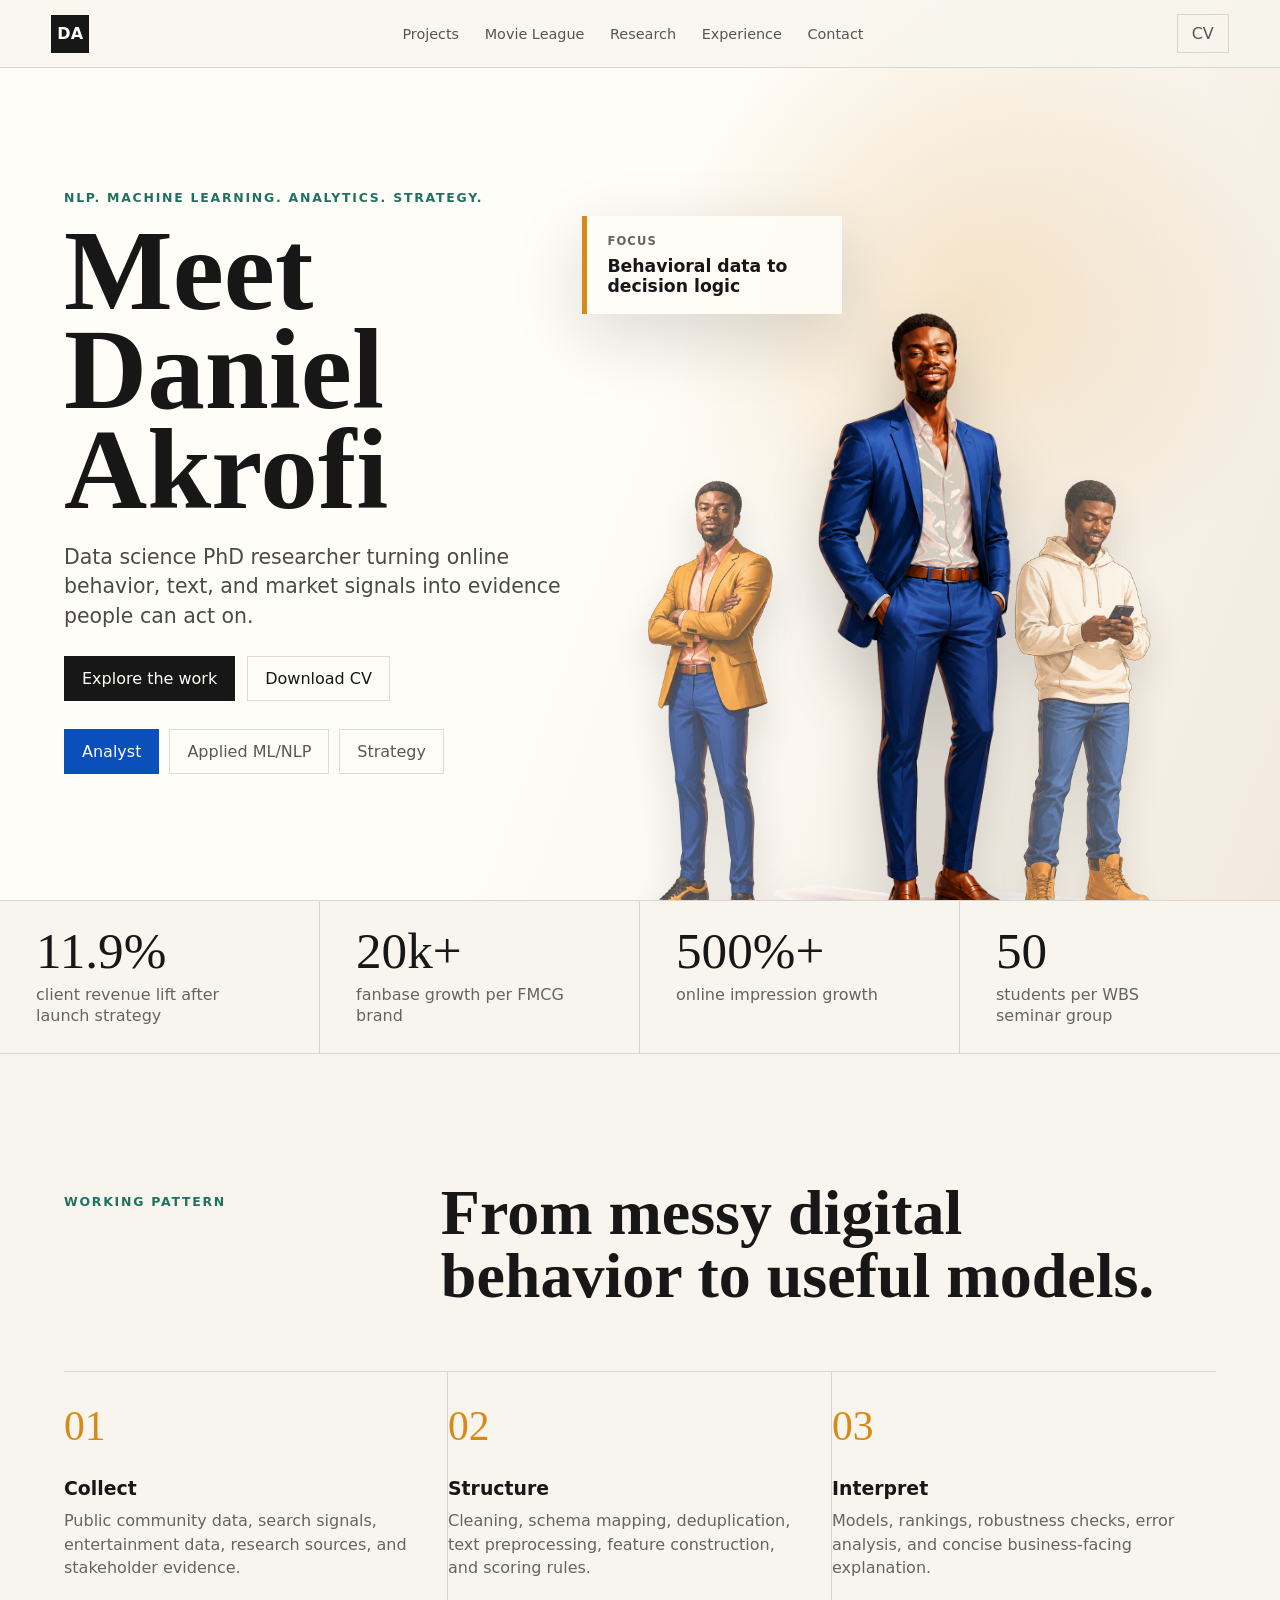
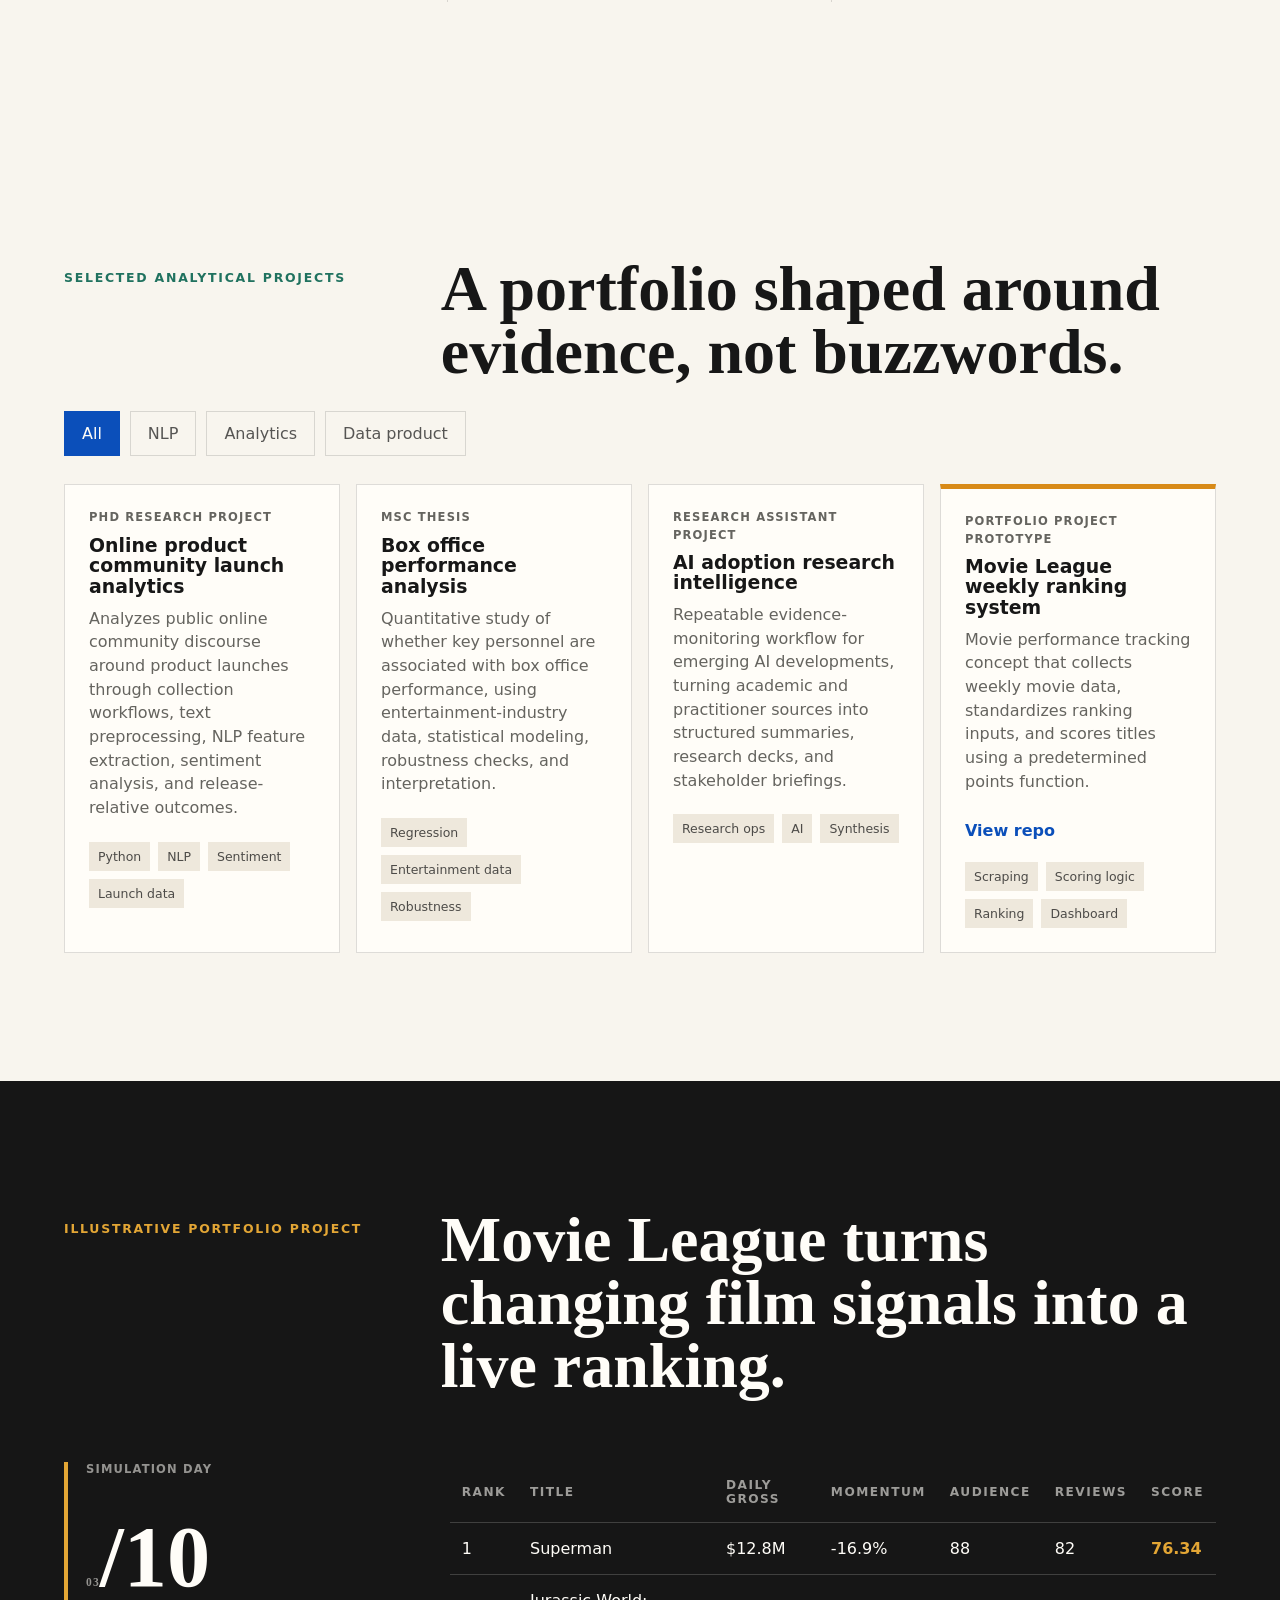
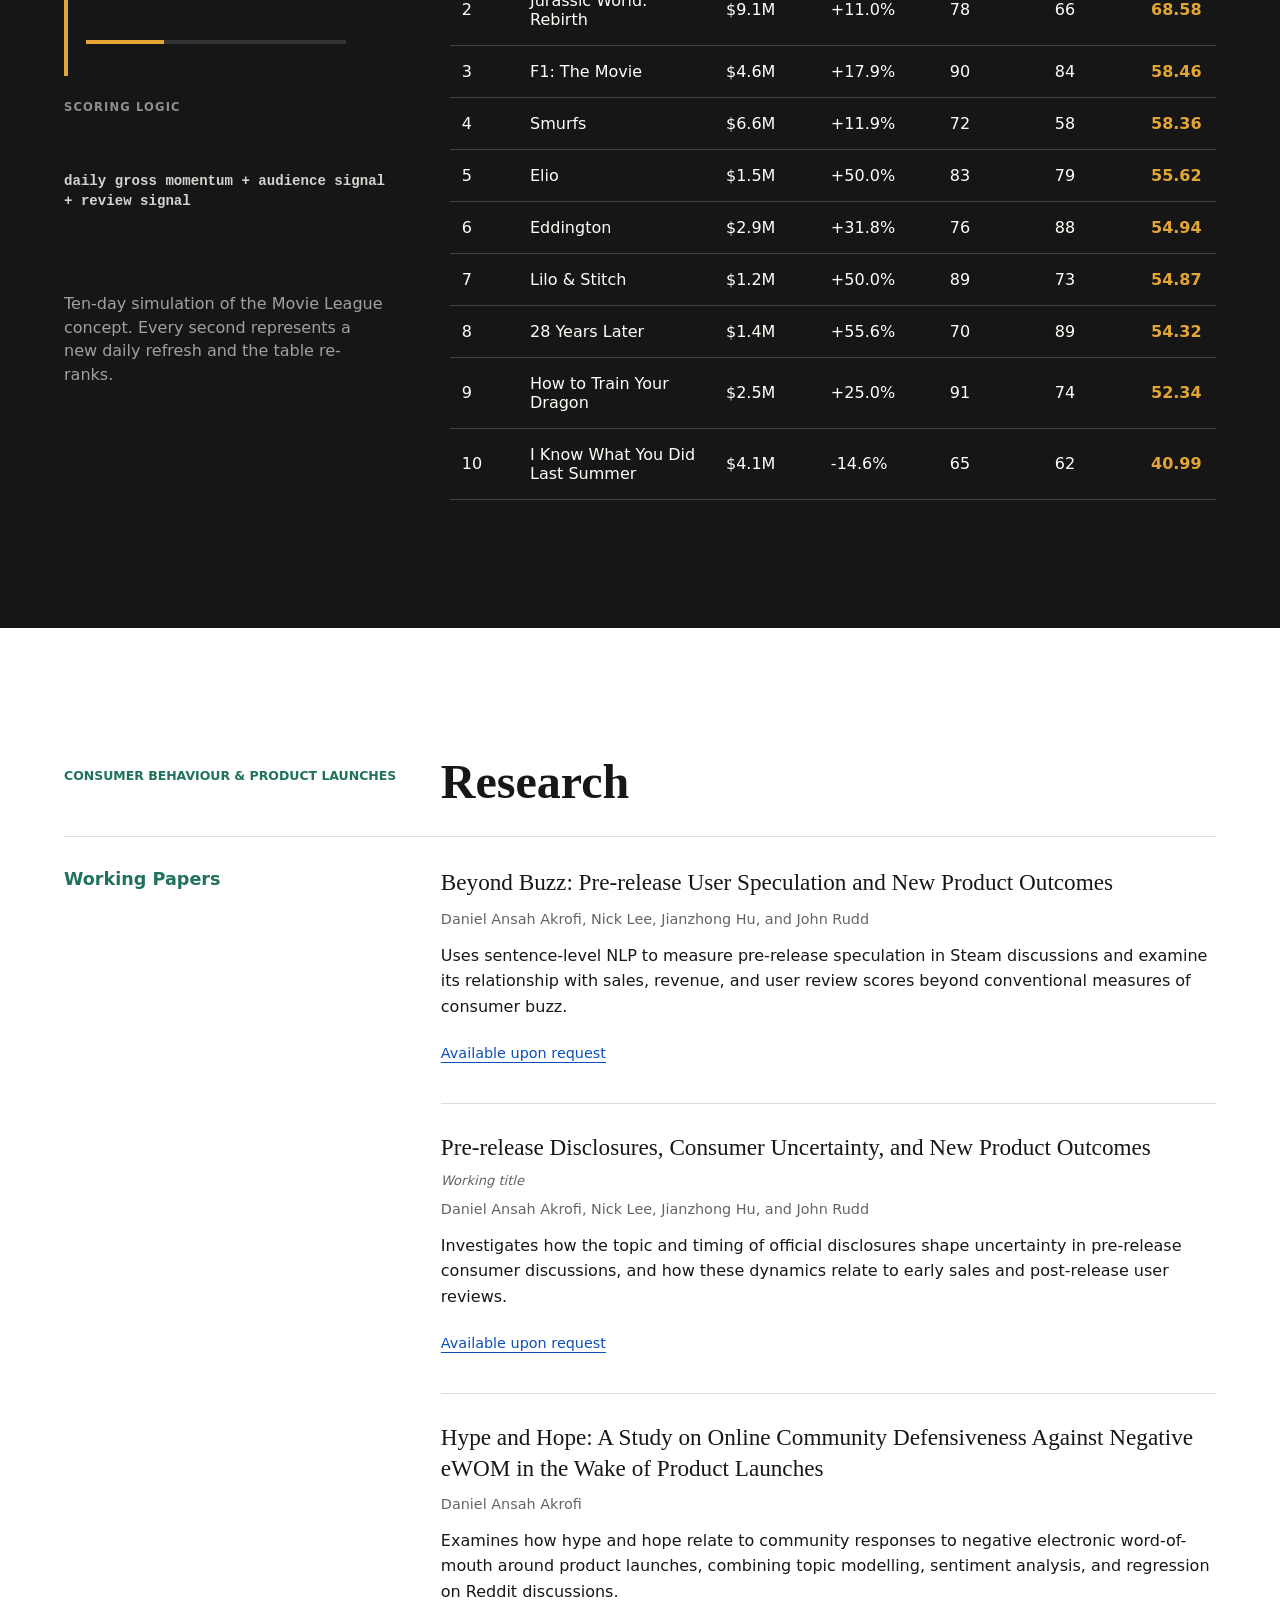
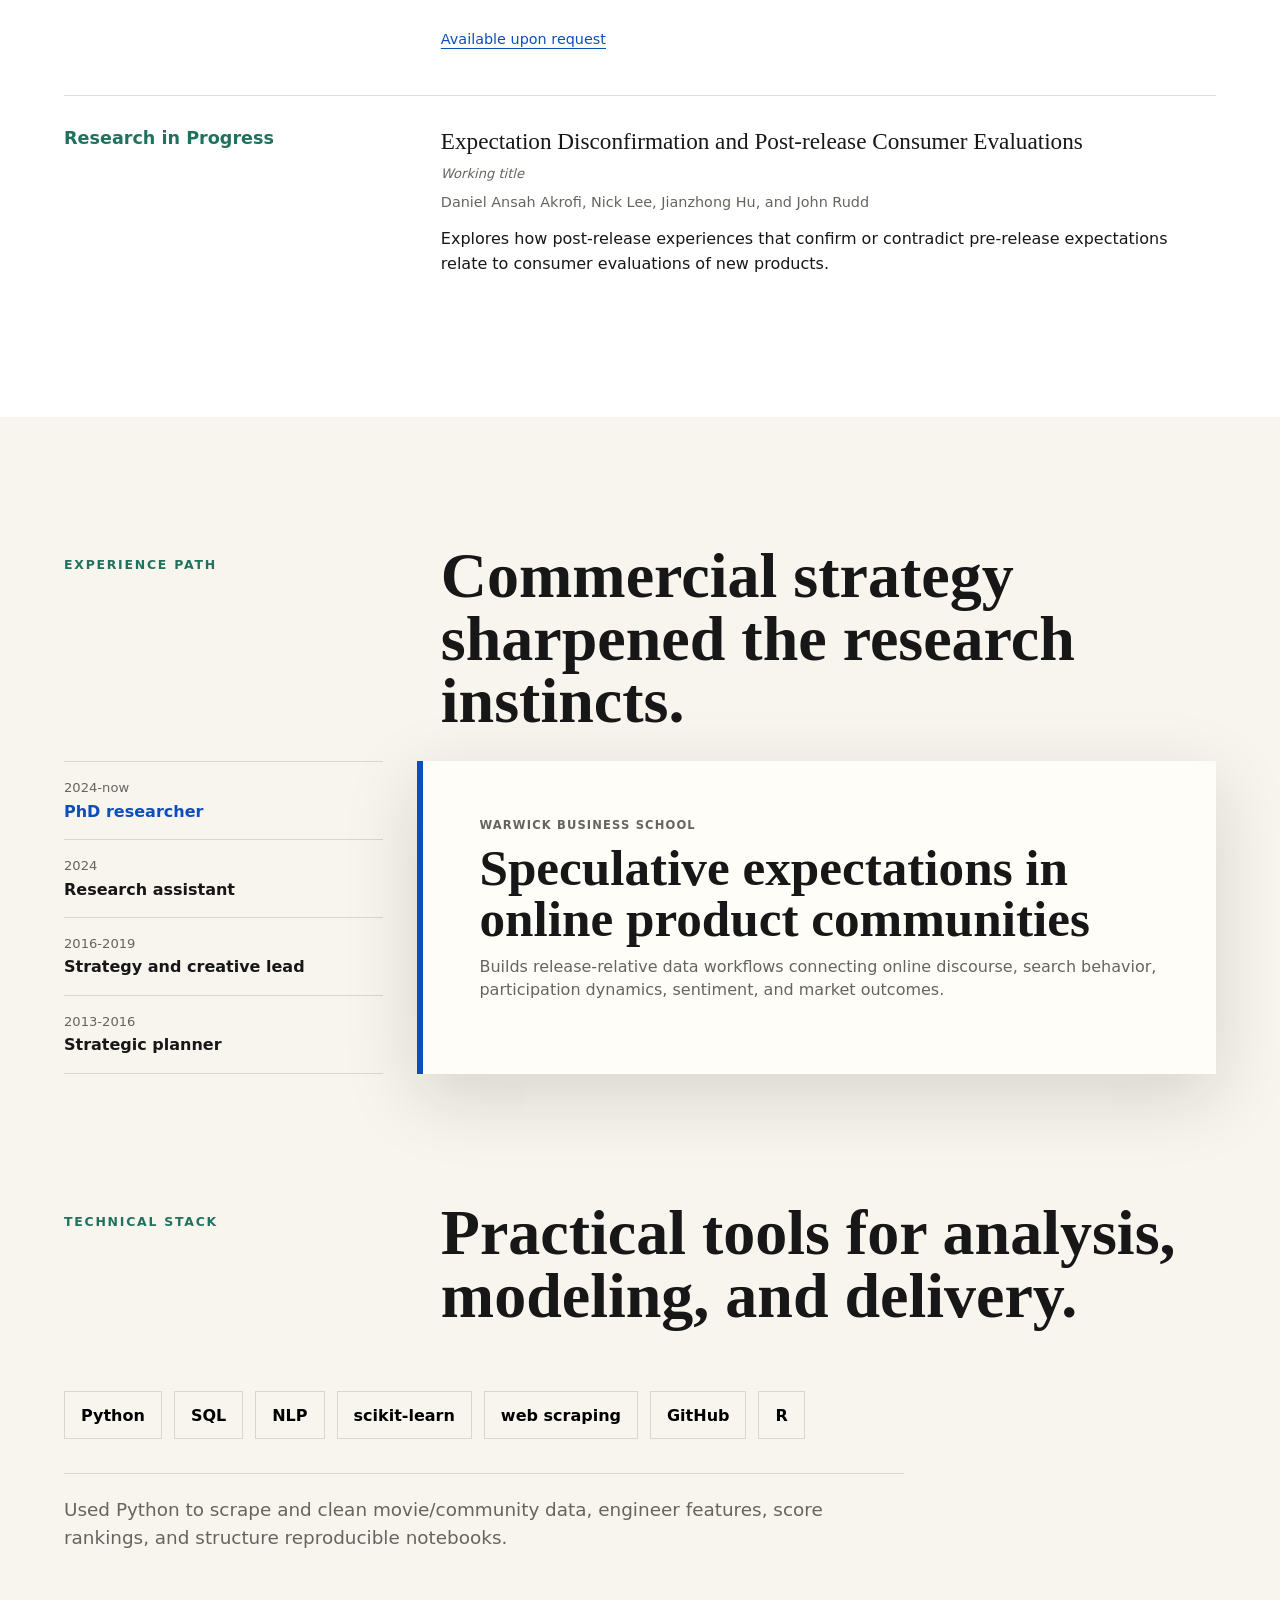
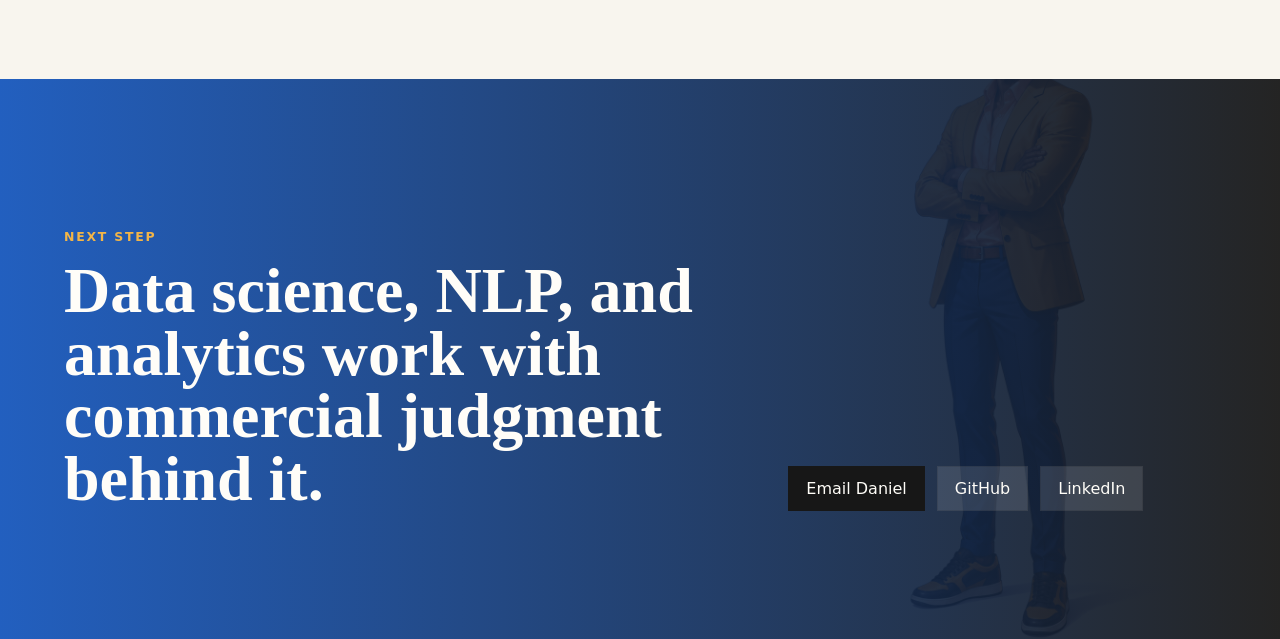
<file: index.html>
<!doctype html>
<html lang="en">
  <head>
    <meta charset="utf-8">
    <meta name="viewport" content="width=device-width, initial-scale=1">
    <title>Daniel Akrofi | Data Science, NLP & Analytics Portfolio</title>
    <meta
      name="description"
      content="Daniel Ansah Akrofi is a Warwick Business School PhD researcher and data science portfolio builder working across Python, NLP, analytics, statistical modeling, and strategy."
    >
    <meta name="author" content="Daniel Ansah Akrofi">
    <meta
      name="keywords"
      content="Daniel Akrofi, Daniel Ansah Akrofi, Daniel A Akrofi, Warwick Business School, data science, NLP, Python, analytics, machine learning, online communities"
    >
    <meta name="robots" content="index, follow">
    <link rel="canonical" href="https://daakrofi.github.io/meet-daniel-akrofi/">
    <meta property="og:type" content="profile">
    <meta property="og:title" content="Daniel Akrofi | Data Science, NLP & Analytics Portfolio">
    <meta
      property="og:description"
      content="Warwick Business School PhD researcher building data science, NLP, analytics, and applied ML portfolio projects."
    >
    <meta property="og:url" content="https://daakrofi.github.io/meet-daniel-akrofi/">
    <meta property="og:image" content="https://daakrofi.github.io/meet-daniel-akrofi/assets/daniel-blue-suit-transparent.png">
    <meta property="profile:first_name" content="Daniel">
    <meta property="profile:last_name" content="Akrofi">
    <meta name="twitter:card" content="summary_large_image">
    <meta name="twitter:title" content="Daniel Akrofi | Data Science, NLP & Analytics Portfolio">
    <meta
      name="twitter:description"
      content="Warwick Business School PhD researcher working across Python, NLP, analytics, statistical modeling, and strategy."
    >
    <meta name="twitter:image" content="https://daakrofi.github.io/meet-daniel-akrofi/assets/daniel-blue-suit-transparent.png">
    <link rel="alternate" type="text/markdown" href="https://daakrofi.github.io/meet-daniel-akrofi/llms.txt" title="LLM summary for Daniel Akrofi">
    <link rel="preload" as="image" href="assets/daniel-blue-suit-transparent.png">
    <link rel="stylesheet" href="styles.css">
    <script type="application/ld+json">
      {
        "@context": "https://schema.org",
        "@type": "Person",
        "@id": "https://daakrofi.github.io/meet-daniel-akrofi/#daniel-akrofi",
        "name": "Daniel Ansah Akrofi",
        "givenName": "Daniel",
        "familyName": "Akrofi",
        "alternateName": [
          "Daniel Akrofi",
          "Daniel A. Akrofi",
          "Daniel Ansah-Akrofi"
        ],
        "url": "https://daakrofi.github.io/meet-daniel-akrofi/",
        "image": "https://daakrofi.github.io/meet-daniel-akrofi/assets/daniel-blue-suit-transparent.png",
        "description": "Daniel Ansah Akrofi is a Warwick Business School PhD researcher working across data science, NLP, analytics, statistical modeling, and strategy.",
        "jobTitle": "PhD Researcher",
        "affiliation": {
          "@type": "CollegeOrUniversity",
          "name": "Warwick Business School",
          "url": "https://www.wbs.ac.uk/"
        },
        "alumniOf": [
          {
            "@type": "CollegeOrUniversity",
            "name": "Warwick Business School",
            "url": "https://www.wbs.ac.uk/"
          },
          {
            "@type": "CollegeOrUniversity",
            "name": "Ashesi University",
            "url": "https://www.ashesi.edu.gh/"
          }
        ],
        "knowsAbout": [
          "Data science",
          "Natural language processing",
          "Python",
          "Machine learning",
          "Statistical modeling",
          "Online communities",
          "Marketing analytics",
          "Consumer behavior"
        ],
        "sameAs": [
          "https://www.wbs.ac.uk/about/person/1950442/",
          "https://www.linkedin.com/in/daniel-ansah-akrofi",
          "https://github.com/daakrofi"
        ]
      }
    </script>
  </head>
  <body>
    <header class="site-header" aria-label="Primary navigation">
      <a class="brand-mark" href="#top" aria-label="Daniel Akrofi home">DA</a>
      <nav class="nav-links" aria-label="Site sections">
        <a href="#projects">Projects</a>
        <a href="#league">Movie League</a>
        <a href="#research">Research</a>
        <a href="#timeline">Experience</a>
        <a href="#contact">Contact</a>
      </nav>
      <a class="header-action" href="assets/daniel-akrofi-data-science-cv.pdf">CV</a>
    </header>

    <main id="top">
      <section class="hero" aria-labelledby="hero-title">
        <div class="hero-copy">
          <p class="eyebrow">NLP. Machine Learning. Analytics. Strategy.</p>
          <h1 id="hero-title">Meet Daniel Akrofi</h1>
          <p class="hero-lede" id="persona-lede">
            Data science PhD researcher turning online behavior, text, and market signals into evidence people can act on.
          </p>
          <div class="hero-actions" aria-label="Primary actions">
            <a class="button primary" href="#projects">Explore the work</a>
            <a class="button secondary" href="assets/daniel-akrofi-data-science-cv.pdf">Download CV</a>
          </div>
          <div class="persona-switcher" aria-label="Switch portfolio lens">
            <button class="persona-button active" type="button" data-persona="analyst">Analyst</button>
            <button class="persona-button" type="button" data-persona="ml">Applied ML/NLP</button>
            <button class="persona-button" type="button" data-persona="strategy">Strategy</button>
          </div>
        </div>

        <div class="hero-visual" aria-hidden="true" data-active="analyst">
          <div class="persona-stage">
            <img
              class="persona-figure is-active"
              data-persona-figure="analyst"
              src="assets/daniel-blue-suit-transparent.png"
              alt=""
            >
            <img
              class="persona-figure"
              data-persona-figure="ml"
              src="assets/daniel-hoodie-transparent.png"
              alt=""
            >
            <img
              class="persona-figure"
              data-persona-figure="strategy"
              src="assets/daniel-gold-blazer-transparent.png"
              alt=""
            >
          </div>
          <div class="signal-readout" id="persona-readout">
            <span>Focus</span>
            <strong>Behavioral data to decision logic</strong>
          </div>
        </div>
      </section>

      <section class="signal-band" aria-label="Selected proof points">
        <div>
          <span class="metric">11.9%</span>
          <span class="metric-label">client revenue lift after launch strategy</span>
        </div>
        <div>
          <span class="metric">20k+</span>
          <span class="metric-label">fanbase growth per FMCG brand</span>
        </div>
        <div>
          <span class="metric">500%+</span>
          <span class="metric-label">online impression growth</span>
        </div>
        <div>
          <span class="metric">50</span>
          <span class="metric-label">students per WBS seminar group</span>
        </div>
      </section>

      <section class="section intro-grid" aria-labelledby="work-title">
        <div class="section-heading">
          <p class="eyebrow">Working pattern</p>
          <h2 id="work-title">From messy digital behavior to useful models.</h2>
        </div>
        <div class="workflow" aria-label="Workflow">
          <div class="workflow-step">
            <span>01</span>
            <h3>Collect</h3>
            <p>Public community data, search signals, entertainment data, research sources, and stakeholder evidence.</p>
          </div>
          <div class="workflow-step">
            <span>02</span>
            <h3>Structure</h3>
            <p>Cleaning, schema mapping, deduplication, text preprocessing, feature construction, and scoring rules.</p>
          </div>
          <div class="workflow-step">
            <span>03</span>
            <h3>Interpret</h3>
            <p>Models, rankings, robustness checks, error analysis, and concise business-facing explanation.</p>
          </div>
        </div>
      </section>

      <section class="section projects-section" id="projects" aria-labelledby="projects-title">
        <div class="section-heading compact">
          <p class="eyebrow">Selected analytical projects</p>
          <h2 id="projects-title">A portfolio shaped around evidence, not buzzwords.</h2>
        </div>
        <div class="filter-bar" aria-label="Project filters">
          <button class="filter-button active" type="button" data-filter="all">All</button>
          <button class="filter-button" type="button" data-filter="nlp">NLP</button>
          <button class="filter-button" type="button" data-filter="analytics">Analytics</button>
          <button class="filter-button" type="button" data-filter="product">Data product</button>
        </div>
        <div class="project-grid" id="project-grid">
          <article class="project-card" data-category="nlp analytics">
            <p class="project-kicker">PhD research project</p>
            <h3>Online product community launch analytics</h3>
            <p>
              Analyzes public online community discourse around product launches through collection workflows,
              text preprocessing, NLP feature extraction, sentiment analysis, and release-relative outcomes.
            </p>
            <div class="tag-list">
              <span>Python</span>
              <span>NLP</span>
              <span>Sentiment</span>
              <span>Launch data</span>
            </div>
          </article>
          <article class="project-card" data-category="analytics">
            <p class="project-kicker">MSc thesis</p>
            <h3>Box office performance analysis</h3>
            <p>
              Quantitative study of whether key personnel are associated with box office performance,
              using entertainment-industry data, statistical modeling, robustness checks, and interpretation.
            </p>
            <div class="tag-list">
              <span>Regression</span>
              <span>Entertainment data</span>
              <span>Robustness</span>
            </div>
          </article>
          <article class="project-card" data-category="nlp analytics">
            <p class="project-kicker">Research assistant project</p>
            <h3>AI adoption research intelligence</h3>
            <p>
              Repeatable evidence-monitoring workflow for emerging AI developments, turning academic and
              practitioner sources into structured summaries, research decks, and stakeholder briefings.
            </p>
            <div class="tag-list">
              <span>Research ops</span>
              <span>AI</span>
              <span>Synthesis</span>
            </div>
          </article>
          <article class="project-card spotlight" data-category="product analytics" id="movie-project">
            <p class="project-kicker">Portfolio project prototype</p>
            <h3>Movie League weekly ranking system</h3>
            <p>
              Movie performance tracking concept that collects weekly movie data, standardizes ranking inputs,
              and scores titles using a predetermined points function.
            </p>
            <a class="project-link" href="https://github.com/daakrofi/The-Movie-League" target="_blank" rel="noopener">
              View repo
            </a>
            <div class="tag-list">
              <span>Scraping</span>
              <span>Scoring logic</span>
              <span>Ranking</span>
              <span>Dashboard</span>
            </div>
          </article>
        </div>
      </section>

      <section class="section league-section" id="league" aria-labelledby="league-title">
        <div class="section-heading">
          <p class="eyebrow">Illustrative portfolio project</p>
          <h2 id="league-title">Movie League turns changing film signals into a live ranking.</h2>
        </div>
        <div class="league-layout">
          <div class="league-controls" aria-label="Movie League simulation status">
            <div class="league-day-card" aria-live="polite">
              <span>Simulation day</span>
              <strong><span id="league-day">01</span>/10</strong>
              <div class="league-progress" aria-hidden="true">
                <span id="league-progress-fill"></span>
              </div>
            </div>
            <div class="formula-chip">
              <span>Scoring logic</span>
              <strong>daily gross momentum + audience signal + review signal</strong>
            </div>
            <p class="league-note">
              Ten-day simulation of the Movie League concept. Every second represents a new daily refresh and the table re-ranks.
            </p>
          </div>
          <div class="league-table-wrap">
            <table class="league-table">
              <thead>
                <tr>
                  <th>Rank</th>
                  <th>Title</th>
                  <th>Daily gross</th>
                  <th>Momentum</th>
                  <th>Audience</th>
                  <th>Reviews</th>
                  <th>Score</th>
                </tr>
              </thead>
              <tbody id="league-body"></tbody>
            </table>
          </div>
        </div>
      </section>

      <section class="section research-section" id="research" aria-labelledby="research-title">
        <div class="section-heading compact">
          <p class="eyebrow">Consumer behaviour &amp; product launches</p>
          <h2 id="research-title">Research</h2>
        </div>

        <div class="research-group" aria-labelledby="working-papers-title">
          <h3 id="working-papers-title">Working Papers</h3>
          <div class="paper-list">
            <article class="research-paper" aria-labelledby="paper-one-title">
              <h4 id="paper-one-title">Beyond Buzz: Pre-release User Speculation and New Product Outcomes</h4>
              <p class="paper-authors">Daniel Ansah Akrofi, Nick Lee, Jianzhong Hu, and John Rudd</p>
              <p class="paper-summary">Uses sentence-level NLP to measure pre-release speculation in Steam discussions and examine its relationship with sales, revenue, and user review scores beyond conventional measures of consumer buzz.</p>
              <a class="paper-request" href="mailto:daniel.akrofi@gmail.com?subject=Working%20paper%20request%3A%20Beyond%20Buzz" aria-label="Request Beyond Buzz by email">Available upon request</a>
            </article>
            <article class="research-paper" aria-labelledby="paper-two-title">
              <h4 id="paper-two-title">Pre-release Disclosures, Consumer Uncertainty, and New Product Outcomes</h4>
              <p class="paper-status">Working title</p>
              <p class="paper-authors">Daniel Ansah Akrofi, Nick Lee, Jianzhong Hu, and John Rudd</p>
              <p class="paper-summary">Investigates how the topic and timing of official disclosures shape uncertainty in pre-release consumer discussions, and how these dynamics relate to early sales and post-release user reviews.</p>
              <a class="paper-request" href="mailto:daniel.akrofi@gmail.com?subject=Working%20paper%20request%3A%20Pre-release%20Disclosures" aria-label="Request Pre-release Disclosures by email">Available upon request</a>
            </article>
            <article class="research-paper" aria-labelledby="hype-hope-title">
              <h4 id="hype-hope-title">Hype and Hope: A Study on Online Community Defensiveness Against Negative eWOM in the Wake of Product Launches</h4>
              <p class="paper-authors">Daniel Ansah Akrofi</p>
              <p class="paper-summary">Examines how hype and hope relate to community responses to negative electronic word-of-mouth around product launches, combining topic modelling, sentiment analysis, and regression on Reddit discussions.</p>
              <a class="paper-request" href="mailto:daniel.akrofi@gmail.com?subject=Working%20paper%20request%3A%20Hype%20and%20Hope" aria-label="Request Hype and Hope by email">Available upon request</a>
            </article>
          </div>
        </div>

        <div class="research-group" aria-labelledby="research-progress-title">
          <h3 id="research-progress-title">Research in Progress</h3>
          <div class="paper-list">
            <article class="research-paper" aria-labelledby="paper-three-title">
              <h4 id="paper-three-title">Expectation Disconfirmation and Post-release Consumer Evaluations</h4>
              <p class="paper-status">Working title</p>
              <p class="paper-authors">Daniel Ansah Akrofi, Nick Lee, Jianzhong Hu, and John Rudd</p>
              <p class="paper-summary">Explores how post-release experiences that confirm or contradict pre-release expectations relate to consumer evaluations of new products.</p>
            </article>
          </div>
        </div>
      </section>

      <section class="section timeline-section" id="timeline" aria-labelledby="timeline-title">
        <div class="section-heading compact">
          <p class="eyebrow">Experience path</p>
          <h2 id="timeline-title">Commercial strategy sharpened the research instincts.</h2>
        </div>
        <div class="timeline-shell">
          <div class="timeline-list" role="list" aria-label="Experience timeline">
            <button class="timeline-item active" type="button" data-node="phd">
              <span>2024-now</span>
              <strong>PhD researcher</strong>
            </button>
            <button class="timeline-item" type="button" data-node="ra">
              <span>2024</span>
              <strong>Research assistant</strong>
            </button>
            <button class="timeline-item" type="button" data-node="lead">
              <span>2016-2019</span>
              <strong>Strategy and creative lead</strong>
            </button>
            <button class="timeline-item" type="button" data-node="planner">
              <span>2013-2016</span>
              <strong>Strategic planner</strong>
            </button>
          </div>
          <div class="timeline-detail" id="timeline-detail" aria-live="polite">
            <p class="project-kicker">Warwick Business School</p>
            <h3>Speculative expectations in online product communities</h3>
            <p>
              Builds release-relative data workflows connecting online discourse, search behavior,
              participation dynamics, sentiment, and market outcomes.
            </p>
          </div>
        </div>
      </section>

      <section class="section stack-section" aria-labelledby="stack-title">
        <div class="section-heading">
          <p class="eyebrow">Technical stack</p>
          <h2 id="stack-title">Practical tools for analysis, modeling, and delivery.</h2>
        </div>
        <div class="stack-cloud" aria-label="Technical skills">
          <button type="button" data-skill="Python">Python</button>
          <button type="button" data-skill="SQL">SQL</button>
          <button type="button" data-skill="NLP">NLP</button>
          <button type="button" data-skill="scikit-learn">scikit-learn</button>
          <button type="button" data-skill="Web scraping">web scraping</button>
          <button type="button" data-skill="GitHub">GitHub</button>
          <button type="button" data-skill="R">R</button>
        </div>
        <p class="skill-readout" id="skill-readout">
          Used Python to scrape and clean movie/community data, engineer features, score rankings, and structure reproducible notebooks.
        </p>
      </section>

      <section class="contact-section" id="contact" aria-labelledby="contact-title">
        <div>
          <p class="eyebrow">Next step</p>
          <h2 id="contact-title">Data science, NLP, and analytics work with commercial judgment behind it.</h2>
        </div>
        <div class="contact-actions">
          <a class="button primary" href="mailto:daniel.akrofi@gmail.com">Email Daniel</a>
          <a class="button secondary" href="https://github.com/daakrofi" rel="me">GitHub</a>
          <a class="button secondary" href="https://www.linkedin.com/in/daniel-ansah-akrofi" rel="me">LinkedIn</a>
        </div>
      </section>
    </main>

    <script src="script.js"></script>
  </body>
</html>
</file>
<file: styles.css>
:root {
  --ink: #171717;
  --muted: #65645f;
  --paper: #f8f5ee;
  --white: #fffdf8;
  --line: rgba(23, 23, 23, 0.14);
  --blue: #0b4fba;
  --amber: #d88a17;
  --green: #20725f;
  --shadow: 0 22px 70px rgba(23, 23, 23, 0.15);
}

* {
  box-sizing: border-box;
}

html {
  scroll-behavior: smooth;
}

body {
  margin: 0;
  color: var(--ink);
  background: var(--paper);
  font-family: Inter, ui-sans-serif, system-ui, -apple-system, BlinkMacSystemFont, "Segoe UI", sans-serif;
  letter-spacing: 0;
}

a {
  color: inherit;
  text-decoration: none;
}

button,
input {
  font: inherit;
}

.site-header {
  align-items: center;
  backdrop-filter: blur(18px);
  background: rgba(248, 245, 238, 0.78);
  border-bottom: 1px solid var(--line);
  display: flex;
  gap: 28px;
  height: 68px;
  justify-content: space-between;
  left: 0;
  padding: 0 clamp(18px, 4vw, 54px);
  position: fixed;
  right: 0;
  top: 0;
  z-index: 20;
}

.brand-mark {
  align-items: center;
  background: var(--ink);
  color: var(--white);
  display: inline-flex;
  font-weight: 800;
  height: 38px;
  justify-content: center;
  width: 38px;
}

.nav-links {
  display: flex;
  gap: clamp(12px, 2vw, 28px);
  font-size: 0.9rem;
}

.nav-links a,
.header-action {
  color: rgba(23, 23, 23, 0.72);
  transition: color 180ms ease, transform 180ms ease;
}

.nav-links a:hover,
.header-action:hover {
  color: var(--ink);
  transform: translateY(-1px);
}

.header-action {
  border: 1px solid var(--line);
  padding: 9px 14px;
}

.hero {
  align-items: center;
  background:
    radial-gradient(circle at 76% 34%, rgba(216, 138, 23, 0.18), transparent 28%),
    linear-gradient(110deg, #fffdf8 0%, #fffdf8 46%, #f2eadf 100%);
  display: grid;
  grid-template-columns: minmax(0, 0.9fr) minmax(360px, 1.1fr);
  min-height: 100svh;
  overflow: hidden;
  padding: 92px clamp(18px, 5vw, 72px) 28px;
  position: relative;
}

.hero-copy {
  max-width: 680px;
  min-width: 0;
  position: relative;
  z-index: 2;
}

.eyebrow {
  color: var(--green);
  font-size: 0.78rem;
  font-weight: 800;
  letter-spacing: 0.14em;
  margin: 0 0 16px;
  text-transform: uppercase;
}

h1,
h2,
h3,
p {
  margin-top: 0;
}

h1 {
  font-family: Georgia, "Times New Roman", serif;
  font-size: clamp(4rem, 9vw, 7.8rem);
  line-height: 0.86;
  margin-bottom: 24px;
  max-width: 850px;
}

h2 {
  font-family: Georgia, "Times New Roman", serif;
  font-size: clamp(2.2rem, 5vw, 5.2rem);
  line-height: 0.98;
  margin-bottom: 0;
}

h3 {
  font-size: 1.18rem;
  line-height: 1.1;
  margin-bottom: 10px;
}

.hero-lede {
  color: rgba(23, 23, 23, 0.78);
  font-size: clamp(1.05rem, 1.6vw, 1.35rem);
  line-height: 1.45;
  max-width: 590px;
}

.hero-actions,
.contact-actions {
  display: flex;
  flex-wrap: wrap;
  gap: 12px;
  margin-top: 24px;
}

.button,
.persona-button,
.filter-button {
  border: 1px solid var(--line);
  cursor: pointer;
  display: inline-flex;
  justify-content: center;
  min-height: 44px;
  padding: 12px 17px;
  transition: background 180ms ease, color 180ms ease, transform 180ms ease, border-color 180ms ease;
}

.button.primary {
  background: var(--ink);
  color: var(--white);
}

.button.secondary {
  background: rgba(255, 253, 248, 0.58);
  color: var(--ink);
}

.button:hover,
.persona-button:hover,
.filter-button:hover,
.stack-cloud button:hover,
.timeline-item:hover {
  transform: translateY(-2px);
}

.persona-switcher {
  display: flex;
  flex-wrap: wrap;
  gap: 10px;
  margin-top: 28px;
}

.persona-button,
.filter-button {
  background: transparent;
  color: rgba(23, 23, 23, 0.72);
}

.persona-button.active,
.filter-button.active {
  background: var(--blue);
  border-color: var(--blue);
  color: var(--white);
}

.hero-visual {
  align-self: stretch;
  min-width: 0;
  min-height: 640px;
  pointer-events: none;
  position: relative;
}

.persona-stage {
  inset: 0;
  position: absolute;
}

.persona-figure {
  --scale: 0.62;
  --x: 50%;
  --y: 70px;
  bottom: -10px;
  filter: drop-shadow(0 34px 28px rgba(36, 32, 26, 0.18));
  height: min(78svh, 810px);
  left: var(--x);
  max-height: 840px;
  max-width: none;
  object-fit: contain;
  opacity: 0.72;
  position: absolute;
  transform: translateX(-50%) translateY(var(--y)) scale(var(--scale));
  transform-origin: bottom center;
  transition: opacity 260ms ease, transform 460ms ease, left 460ms ease, filter 460ms ease;
}

.hero-visual[data-active="analyst"] [data-persona-figure="analyst"],
.hero-visual[data-active="ml"] [data-persona-figure="ml"],
.hero-visual[data-active="strategy"] [data-persona-figure="strategy"] {
  --scale: 0.88;
  --x: 52%;
  --y: 44px;
  filter: drop-shadow(0 38px 34px rgba(36, 32, 26, 0.24));
  opacity: 1;
  z-index: 3;
}

.hero-visual[data-active="analyst"] [data-persona-figure="strategy"],
.hero-visual[data-active="ml"] [data-persona-figure="analyst"],
.hero-visual[data-active="strategy"] [data-persona-figure="analyst"] {
  --scale: 0.66;
  --x: 21%;
  --y: 58px;
  z-index: 1;
}

.hero-visual[data-active="analyst"] [data-persona-figure="ml"],
.hero-visual[data-active="ml"] [data-persona-figure="strategy"],
.hero-visual[data-active="strategy"] [data-persona-figure="ml"] {
  --scale: 0.66;
  --x: 79%;
  --y: 58px;
  z-index: 1;
}

.signal-readout {
  background: rgba(255, 253, 248, 0.88);
  border-left: 5px solid var(--amber);
  box-shadow: var(--shadow);
  left: 0;
  max-width: 260px;
  padding: 18px 20px;
  position: absolute;
  top: 124px;
  z-index: 5;
}

.signal-readout span,
.project-kicker {
  color: var(--muted);
  display: block;
  font-size: 0.72rem;
  font-weight: 800;
  letter-spacing: 0.1em;
  margin-bottom: 8px;
  text-transform: uppercase;
}

.signal-readout strong {
  display: block;
  font-size: 1.08rem;
  line-height: 1.16;
}

.signal-band {
  border-bottom: 1px solid var(--line);
  border-top: 1px solid var(--line);
  display: grid;
  grid-template-columns: repeat(4, 1fr);
  margin: 0;
}

.signal-band div {
  border-right: 1px solid var(--line);
  min-height: 148px;
  padding: 26px clamp(16px, 3vw, 36px);
}

.signal-band div:last-child {
  border-right: 0;
}

.metric {
  display: block;
  font-family: Georgia, "Times New Roman", serif;
  font-size: clamp(2.1rem, 4vw, 4.6rem);
  line-height: 0.95;
}

.metric-label {
  color: var(--muted);
  display: block;
  line-height: 1.35;
  margin-top: 8px;
  max-width: 210px;
}

.section {
  padding: clamp(74px, 10vw, 136px) clamp(18px, 5vw, 72px);
}

.section-heading {
  display: grid;
  gap: 28px;
  grid-template-columns: minmax(160px, 0.45fr) minmax(0, 1fr);
  margin-bottom: clamp(38px, 5vw, 70px);
}

.section-heading.compact {
  margin-bottom: 28px;
}

.section-heading .eyebrow {
  margin-top: 12px;
}

.workflow {
  border-top: 1px solid var(--line);
  display: grid;
  grid-template-columns: repeat(3, 1fr);
}

.workflow-step {
  border-right: 1px solid var(--line);
  padding: 30px clamp(18px, 3vw, 38px) 6px 0;
}

.workflow-step:last-child {
  border-right: 0;
}

.workflow-step span {
  color: var(--amber);
  display: block;
  font-family: Georgia, "Times New Roman", serif;
  font-size: 2.6rem;
  margin-bottom: 28px;
}

.workflow-step p,
.project-card p,
.timeline-detail p,
.league-note,
.skill-readout {
  color: var(--muted);
  line-height: 1.48;
}

.filter-bar {
  display: flex;
  flex-wrap: wrap;
  gap: 10px;
  margin-bottom: 28px;
}

.project-grid {
  display: grid;
  gap: 16px;
  grid-template-columns: repeat(4, minmax(0, 1fr));
}

.project-card {
  background: var(--white);
  border: 1px solid var(--line);
  min-height: 350px;
  opacity: 1;
  padding: 24px;
  transform: translateY(0);
  transition: opacity 220ms ease, transform 220ms ease, border-color 220ms ease;
}

.project-card:hover {
  border-color: rgba(11, 79, 186, 0.45);
  transform: translateY(-4px);
}

.project-card.is-hidden {
  display: none;
}

.project-card.spotlight {
  border-top: 5px solid var(--amber);
}

.project-link {
  color: var(--blue);
  display: inline-flex;
  font-weight: 800;
  margin-top: 12px;
  text-decoration: none;
}

.project-link:hover {
  text-decoration: underline;
}

.tag-list {
  display: flex;
  flex-wrap: wrap;
  gap: 8px;
  margin-top: 22px;
}

.tag-list span {
  background: #eee8dc;
  color: rgba(23, 23, 23, 0.75);
  font-size: 0.78rem;
  padding: 7px 9px;
}

.league-section {
  background: #161616;
  color: var(--white);
}

.league-section .eyebrow {
  color: #e3a635;
}

.league-section h2 {
  color: var(--white);
}

.league-layout {
  display: grid;
  gap: clamp(28px, 5vw, 70px);
  grid-template-columns: minmax(260px, 0.42fr) minmax(0, 1fr);
}

.league-controls {
  display: grid;
  gap: 24px;
}

.league-day-card {
  border-left: 4px solid #e3a635;
  display: grid;
  gap: 10px;
  padding-left: 18px;
}

.league-day-card span {
  color: rgba(255, 253, 248, 0.54);
  font-size: 0.72rem;
  font-weight: 800;
  letter-spacing: 0.1em;
  text-transform: uppercase;
}

.league-day-card strong {
  color: var(--white);
  font-family: Georgia, "Times New Roman", serif;
  font-size: clamp(3rem, 7vw, 5.4rem);
  font-variant-numeric: tabular-nums;
  line-height: 0.92;
}

.league-progress {
  background: rgba(255, 253, 248, 0.12);
  height: 4px;
  overflow: hidden;
  width: min(100%, 260px);
}

.league-progress span {
  background: #e3a635;
  display: block;
  height: 100%;
  transition: width 260ms ease;
  width: 10%;
}

.formula-chip {
  color: rgba(255, 253, 248, 0.82);
  display: grid;
  gap: 8px;
}

.formula-chip span {
  color: rgba(255, 253, 248, 0.52);
  font-size: 0.72rem;
  font-weight: 800;
  letter-spacing: 0.1em;
  text-transform: uppercase;
}

.formula-chip strong {
  font-family: ui-monospace, SFMono-Regular, Menlo, Monaco, Consolas, "Liberation Mono", monospace;
  font-size: 0.88rem;
  line-height: 1.45;
}

.league-note {
  color: rgba(255, 253, 248, 0.6);
  margin-top: 8px;
}

.league-table-wrap {
  overflow-x: auto;
}

.league-table {
  border-collapse: collapse;
  min-width: 720px;
  width: 100%;
}

.league-table th,
.league-table td {
  border-bottom: 1px solid rgba(255, 253, 248, 0.18);
  padding: 16px 12px;
  text-align: left;
}

.league-table th {
  color: rgba(255, 253, 248, 0.58);
  font-size: 0.76rem;
  letter-spacing: 0.12em;
  text-transform: uppercase;
}

.league-table td:last-child {
  color: #e3a635;
  font-weight: 900;
}

.league-table td:first-child,
.league-table td:nth-child(3),
.league-table td:nth-child(5),
.league-table td:nth-child(6),
.league-table td:last-child {
  font-variant-numeric: tabular-nums;
}

.research-section {
  background: #fff;
  scroll-margin-top: 68px;
}

.research-section .eyebrow {
  letter-spacing: 0;
}

.research-section h2 {
  font-size: 3rem;
  line-height: 1.1;
}

.research-group {
  border-top: 1px solid var(--line);
  display: grid;
  gap: 28px;
  grid-template-columns: minmax(160px, 0.45fr) minmax(0, 1fr);
  padding-top: 30px;
}

.research-group + .research-group {
  margin-top: 34px;
}

.research-group > h3 {
  color: var(--green);
  font-size: 1.1rem;
  line-height: 1.4;
}

.research-paper + .research-paper {
  border-top: 1px solid var(--line);
  margin-top: 28px;
  padding-top: 28px;
}

.research-paper h4 {
  font-family: Georgia, "Times New Roman", serif;
  font-size: 1.45rem;
  font-weight: 500;
  line-height: 1.3;
  margin: 0 0 10px;
  overflow-wrap: break-word;
}

.paper-authors,
.paper-summary {
  font-size: 1rem;
  line-height: 1.6;
  margin-bottom: 12px;
  max-width: 76ch;
}

.paper-authors {
  color: var(--muted);
  font-size: 0.9rem;
}

.paper-status {
  color: var(--muted);
  font-size: 0.82rem;
  font-style: italic;
  margin-bottom: 10px;
}

.paper-request {
  color: var(--blue);
  display: inline-flex;
  align-items: center;
  font-size: 0.9rem;
  min-height: 44px;
  text-decoration: underline;
  text-underline-offset: 4px;
}

.paper-request:hover {
  color: var(--ink);
}

.paper-request:focus-visible {
  outline: 2px solid var(--blue);
  outline-offset: 4px;
}

.timeline-shell {
  display: grid;
  gap: 34px;
  grid-template-columns: minmax(250px, 0.4fr) minmax(0, 1fr);
}

.timeline-list {
  border-top: 1px solid var(--line);
  display: grid;
}

.timeline-item {
  background: transparent;
  border: 0;
  border-bottom: 1px solid var(--line);
  color: var(--ink);
  cursor: pointer;
  display: grid;
  gap: 6px;
  justify-items: start;
  padding: 18px 0;
  text-align: left;
  transition: color 180ms ease, transform 180ms ease;
}

.timeline-item span {
  color: var(--muted);
  font-size: 0.82rem;
}

.timeline-item.active {
  color: var(--blue);
}

.timeline-detail {
  align-self: start;
  background: var(--white);
  border-left: 6px solid var(--blue);
  box-shadow: var(--shadow);
  min-height: 260px;
  padding: clamp(28px, 5vw, 56px);
}

.timeline-detail h3 {
  font-family: Georgia, "Times New Roman", serif;
  font-size: clamp(1.9rem, 4vw, 4rem);
  line-height: 1;
}

.stack-section {
  padding-top: 0;
}

.stack-cloud {
  display: flex;
  flex-wrap: wrap;
  gap: 12px;
}

.stack-cloud button {
  background: transparent;
  border: 1px solid var(--line);
  cursor: pointer;
  font-weight: 800;
  min-height: 48px;
  padding: 12px 16px;
  transition: background 180ms ease, color 180ms ease, transform 180ms ease;
}

.stack-cloud button.active {
  background: var(--green);
  border-color: var(--green);
  color: var(--white);
}

.skill-readout {
  border-top: 1px solid var(--line);
  font-size: 1.15rem;
  margin: 34px 0 0;
  max-width: 840px;
  padding-top: 22px;
}

.contact-section {
  align-items: end;
  background:
    linear-gradient(90deg, rgba(11, 79, 186, 0.9), rgba(23, 23, 23, 0.94)),
    url("assets/daniel-gold-blazer-transparent.png");
  background-position: right bottom;
  background-repeat: no-repeat;
  background-size: auto 118%;
  color: var(--white);
  display: grid;
  gap: 40px;
  grid-template-columns: minmax(0, 0.8fr) minmax(280px, 0.5fr);
  min-height: 560px;
  padding: clamp(74px, 10vw, 130px) clamp(18px, 5vw, 72px);
}

.contact-section .eyebrow {
  color: #f3b547;
}

.contact-section h2 {
  max-width: 820px;
}

.contact-section .button.secondary {
  background: rgba(255, 253, 248, 0.12);
  color: var(--white);
}

.reveal {
  opacity: 0;
  transform: translateY(26px);
  transition: opacity 520ms ease, transform 520ms ease;
}

.reveal.is-visible {
  opacity: 1;
  transform: translateY(0);
}

@media (max-width: 980px) {
  .hero {
    grid-template-columns: minmax(0, 1fr);
    padding-top: 98px;
  }

  .hero-visual {
    min-height: 500px;
  }

  .persona-figure {
    height: min(62svh, 610px);
    max-width: 100%;
  }

  .signal-readout {
    bottom: 24px;
    left: 50%;
    top: auto;
    transform: translateX(-50%);
  }

  .signal-band,
  .workflow,
  .project-grid,
  .league-layout,
  .timeline-shell,
  .contact-section {
    grid-template-columns: 1fr;
  }

  .signal-band div,
  .workflow-step {
    border-right: 0;
  }

  .signal-band {
    grid-template-columns: repeat(2, 1fr);
  }

  .project-grid {
    grid-template-columns: repeat(2, 1fr);
  }

  .section-heading,
  .research-group {
    grid-template-columns: 1fr;
  }
}

@media (max-width: 680px) {
  .site-header {
    gap: 14px;
    height: 62px;
  }

  .nav-links {
    display: none;
  }

  h1 {
    font-size: clamp(3rem, 16vw, 4.7rem);
    line-height: 0.9;
  }

  .hero {
    min-height: auto;
  }

  .hero-visual {
    min-height: 430px;
  }

  .hero-visual[data-active="analyst"] [data-persona-figure="analyst"],
  .hero-visual[data-active="ml"] [data-persona-figure="ml"],
  .hero-visual[data-active="strategy"] [data-persona-figure="strategy"] {
    --scale: 0.7;
    --x: 50%;
    --y: 18px;
  }

  .hero-visual[data-active="analyst"] [data-persona-figure="strategy"],
  .hero-visual[data-active="ml"] [data-persona-figure="analyst"],
  .hero-visual[data-active="strategy"] [data-persona-figure="analyst"] {
    --scale: 0.42;
    --x: 16%;
    --y: 82px;
  }

  .hero-visual[data-active="analyst"] [data-persona-figure="ml"],
  .hero-visual[data-active="ml"] [data-persona-figure="strategy"],
  .hero-visual[data-active="strategy"] [data-persona-figure="ml"] {
    --scale: 0.42;
    --x: 84%;
    --y: 82px;
  }

  .hero-actions,
  .persona-switcher,
  .contact-actions {
    align-items: stretch;
    flex-direction: column;
  }

  .button,
  .persona-button,
  .filter-button {
    width: 100%;
  }

  .signal-band,
  .project-grid {
    grid-template-columns: 1fr;
  }

  .project-card {
    min-height: auto;
  }

  .contact-section {
    background-size: auto 80%;
    padding-bottom: 340px;
  }
}

@media (prefers-reduced-motion: reduce) {
  html {
    scroll-behavior: auto;
  }

  *,
  *::before,
  *::after {
    transition-duration: 0.01ms !important;
    animation-duration: 0.01ms !important;
    animation-iteration-count: 1 !important;
  }
}
</file>
